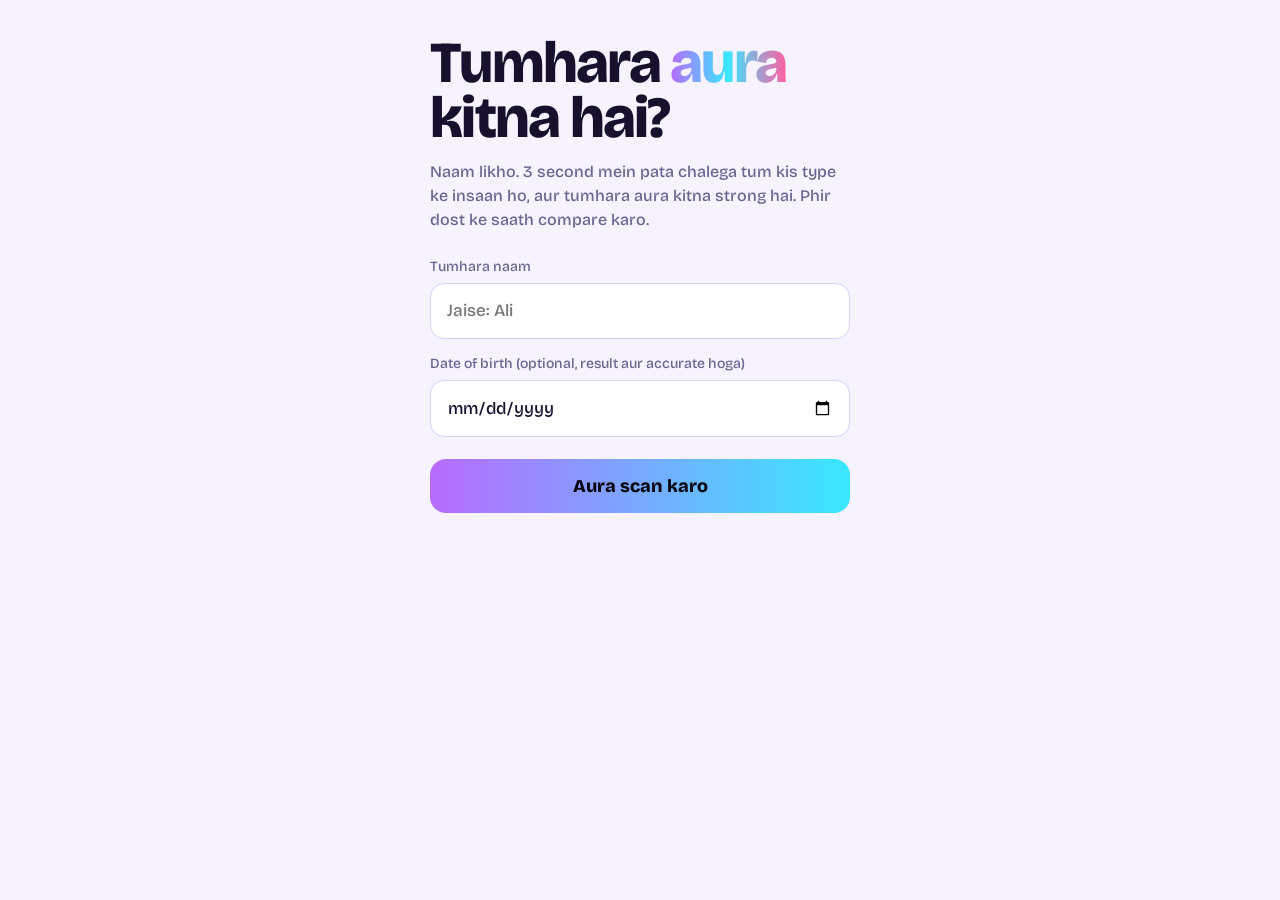
<file: Aura Scan.html>
<!DOCTYPE html>
<html lang="ur-Latn">
<head>
<meta charset="utf-8">
<meta name="viewport" content="width=device-width, initial-scale=1, viewport-fit=cover">
<title>Aura Scan: Tumhari Energy Kitni Hai?</title>
<link rel="stylesheet" href="https://fonts.googleapis.com/css2?family=Bricolage+Grotesque:wght@500;800&display=swap">
<style>
:root{--bg:#07060f;--fg:#f4f1ff;--mut:#9a94c4;--line:#2a2650;--inp:#12102a;--a:#b86bff;--b:#38e8ff;--c:#ff5fa2;box-sizing:border-box;padding-top:env(safe-area-inset-top,0px);padding-bottom:env(safe-area-inset-bottom,0px);color-scheme:dark}
@media (prefers-color-scheme:light){:root:not([data-theme="dark"]){--bg:#f6f3ff;--fg:#17112e;--mut:#6a6490;--line:#d9d1ff;--inp:#fff;color-scheme:light}}
:root[data-theme="dark"]{--bg:#07060f;--fg:#f4f1ff;--mut:#9a94c4;--line:#2a2650;--inp:#12102a}
html{scroll-padding-top:env(safe-area-inset-top,0px)}
*{box-sizing:border-box}
body{margin:0;background:var(--bg);color:var(--fg);font:500 16px/1.5 "Bricolage Grotesque",system-ui,sans-serif;min-height:100vh;overflow-x:hidden}
main{max-width:460px;margin:0 auto;padding:28px 20px 48px}
h1{font-weight:800;font-size:clamp(40px,12vw,58px);line-height:.95;letter-spacing:-.03em;margin:8px 0 14px}
h1 span{background:linear-gradient(90deg,var(--a),var(--b),var(--c));-webkit-background-clip:text;background-clip:text;color:transparent}
p.sub{color:var(--mut);margin:0 0 24px}
label{display:block;font-size:14px;color:var(--mut);margin:14px 0 6px}
input{width:100%;padding:14px 16px;border-radius:14px;border:1.5px solid var(--line);background:var(--inp);color:var(--fg);font:inherit;font-size:17px}
input:focus-visible,button:focus-visible{outline:3px solid var(--b);outline-offset:2px}
.btn{display:block;width:100%;margin-top:22px;padding:16px;border:0;border-radius:16px;font:800 18px "Bricolage Grotesque",system-ui,sans-serif;color:#07060f;background:linear-gradient(90deg,var(--a),var(--b));cursor:pointer}
.btn.ghost{background:transparent;color:var(--fg);border:1.5px solid var(--line);margin-top:12px}
.hide{display:none!important}
#scan{text-align:center;padding-top:40px}
#scan canvas{width:260px;height:260px;max-width:80vw}
#scanmsg{font-weight:800;font-size:20px;margin-top:10px}
.bar{height:6px;border-radius:6px;background:var(--line);margin:18px auto 0;max-width:260px;overflow:hidden}
.bar i{display:block;height:100%;width:0;background:linear-gradient(90deg,var(--a),var(--c));transition:width 2.6s linear}
.card{background:radial-gradient(120% 80% at 50% 0%,#241a52 0%,#0d0a22 60%);color:#f4f1ff;border-radius:28px;padding:26px 22px 22px;border:1.5px solid #3a3372;text-align:center}
.card .who{color:#b6b0e0;font-size:15px}
.card h2{font-weight:800;font-size:30px;line-height:1.05;letter-spacing:-.02em;margin:4px 0 6px}
.card canvas{width:240px;height:240px;max-width:70vw;margin:6px auto 0;display:block}
.pts{font-weight:800;font-size:44px;letter-spacing:-.03em;color:#38e8ff;line-height:1}
.pts small{display:block;font-size:13px;font-weight:500;color:#b6b0e0;letter-spacing:0;margin-top:4px}
.stats{margin:18px 0 6px;text-align:left}
.row{display:grid;grid-template-columns:62px 1fr 30px;gap:10px;align-items:center;font-size:14px;margin:7px 0}
.row u{display:block;height:8px;border-radius:8px;background:#2a2650;text-decoration:none;overflow:hidden}
.row u i{display:block;height:100%;border-radius:8px;background:linear-gradient(90deg,#b86bff,#ff5fa2)}
.roast{font-size:17px;margin:16px 0 4px;color:#f4f1ff}
.foot{font-size:12px;color:#8d86bb;margin-top:14px}
#cmp{margin-top:22px;border-top:1.5px solid var(--line);padding-top:6px}
#cres{text-align:center;margin-top:18px}
#cres b{display:block;font-weight:800;font-size:64px;line-height:1;letter-spacing:-.04em;background:linear-gradient(90deg,var(--c),var(--b));-webkit-background-clip:text;background-clip:text;color:transparent}
.tip{color:var(--mut);font-size:14px;text-align:center;margin-top:14px}
@media (prefers-reduced-motion:reduce){.bar i{transition:none}}
</style>
</head>
<body>
<main>
<section id="home">
  <h1>Tumhara <span>aura</span> kitna hai?</h1>
  <p class="sub">Naam likho. 3 second mein pata chalega tum kis type ke insaan ho, aur tumhara aura kitna strong hai. Phir dost ke saath compare karo.</p>
  <label for="nm">Tumhara naam</label>
  <input id="nm" maxlength="24" autocomplete="off" placeholder="Jaise: Ali">
  <label for="dob">Date of birth (optional, result aur accurate hoga)</label>
  <input id="dob" type="date">
  <button class="btn" id="go">Aura scan karo</button>
</section>

<section id="scan" class="hide" aria-live="polite">
  <canvas id="c1" width="520" height="520"></canvas>
  <div id="scanmsg"></div>
  <div class="bar"><i id="fill"></i></div>
</section>

<section id="res" class="hide">
  <div class="card" id="card">
    <div class="who" id="rwho"></div>
    <h2 id="rtitle"></h2>
    <canvas id="c2" width="480" height="480"></canvas>
    <div class="pts"><span id="rpts"></span><small>aura points</small></div>
    <div class="stats" id="rstats"></div>
    <p class="roast" id="rroast"></p>
    <div class="foot">Apna aura scan karo, dost se compare karo</div>
  </div>
  <p class="tip">Screenshot lo aur story pe laga do.</p>
  <button class="btn" id="share">Dost ko bhejo</button>
  <div id="cmp">
    <label for="fn">Dost ka naam</label>
    <input id="fn" maxlength="24" autocomplete="off" placeholder="Dost ka naam likho">
    <button class="btn ghost" id="cbtn">Aura compare karo</button>
    <div id="cres" class="hide"></div>
  </div>
  <button class="btn ghost" id="again">Dobara scan karo</button>
</section>
</main>

<script>
const $=s=>document.querySelector(s);
function hash(str){let x=1779033703^str.length;for(let i=0;i<str.length;i++){x=Math.imul(x^str.charCodeAt(i),3432918353);x=x<<13|x>>>19}x=Math.imul(x^x>>>16,2246822507);x=Math.imul(x^x>>>13,3266489909);return(x^x>>>16)>>>0}
function rng(s){return()=>{s|=0;s=s+0x6D2B79F5|0;let t=Math.imul(s^s>>>15,1|s);t=t+Math.imul(t^t>>>7,61|t)^t;return((t^t>>>14)>>>0)/4294967296}}
const TYPES=[
["Raat 3 baje ka Overthinker","Tumhara dimagh raat ko Wi-Fi se zyada active hota hai."],
["Silent Main Character","Bolte kam ho, lekin entry maro to background music khud baj jata hai."],
["Chai-Powered Legend","Tumhari energy ka source chai hai, motivation sirf bahana hai."],
["Seen-Zone Sultan","Message parh lete ho, jawab dene ka mood kal ka plan hai."],
["Last Bench Genius","Padhai kam, ideas itne ke Elon ko DM karna chahiye."],
["Pocket Sigma","Sab sochte hain tum shant ho, andar 47 tabs khule hain."],
["Meme-Lord Royalty","Tumhari hansi dekh kar logon ko bina wajah hansi aa jati hai."],
["Plot-Twist Person","Jis din tum serious ho jao, poori dunya ko shak ho jata hai."]
];
const STATS=["Aura","Rizz","Chaos","Dimagh","Sabr"];
let raf=0;
function orb(cv,seed){
  cancelAnimationFrame(raf);
  const x=cv.getContext("2d"),W=cv.width,R=rng(seed),hue=seed%360;
  const bl=Array.from({length:7},(_,i)=>({r:.18+R()*.18,o:.1+R()*.28,s:(R()*.8+.3)*(R()<.5?-1:1),p:R()*6.28,h:hue+i*(25+R()*30)}));
  const dots=Array.from({length:60},()=>({a:R()*6.28,d:.36+R()*.12,s:R()*.6+.2,z:R()*2+.8}));
  const still=matchMedia("(prefers-reduced-motion:reduce)").matches;
  function draw(t){
    x.clearRect(0,0,W,W);x.globalCompositeOperation="source-over";
    x.save();x.beginPath();x.arc(W/2,W/2,W*.34,0,6.28);x.clip();
    x.fillStyle="#0a0720";x.fillRect(0,0,W,W);x.globalCompositeOperation="lighter";
    bl.forEach(b=>{const a=b.p+t*.0004*b.s,px=W/2+Math.cos(a)*b.o*W,py=W/2+Math.sin(a*1.3)*b.o*W,g=x.createRadialGradient(px,py,0,px,py,b.r*W);
      g.addColorStop(0,"hsla("+b.h+",100%,62%,.95)");g.addColorStop(1,"hsla("+b.h+",100%,50%,0)");x.fillStyle=g;x.fillRect(0,0,W,W)});
    x.restore();x.globalCompositeOperation="lighter";
    x.lineWidth=3;x.strokeStyle="hsla("+(hue+40)+",100%,70%,.55)";x.beginPath();x.arc(W/2,W/2,W*.345,0,6.28);x.stroke();
    dots.forEach(d=>{const a=d.a+t*.0003*d.s,rr=d.d*W+Math.sin(t*.002*d.s+d.a)*6;x.fillStyle="hsla("+(hue+d.a*20)+",100%,75%,.8)";x.beginPath();x.arc(W/2+Math.cos(a)*rr,W/2+Math.sin(a)*rr,d.z,0,6.28);x.fill()});
    if(!still)raf=requestAnimationFrame(draw);
  }
  draw(0);
}
function show(id){["home","scan","res"].forEach(k=>$("#"+k).classList.toggle("hide",k!==id));window.scrollTo(0,0)}
function seedOf(n,d){return hash(n.trim().toLowerCase()+"|"+(d||""))}
let me=null;
function result(name,dob){
  const seed=seedOf(name,dob),R=rng(seed),t=TYPES[seed%TYPES.length];
  const st=STATS.map(()=>30+Math.floor(R()*70));
  const pts=1000+Math.floor(R()*98000);
  me={name,seed,st,pts,t};
  $("#rwho").textContent=name+" ka aura scan";
  $("#rtitle").textContent=t[0];
  $("#rpts").textContent="+"+pts.toLocaleString("en-US");
  $("#rroast").textContent=t[1];
  const box=$("#rstats");box.textContent="";
  STATS.forEach((s,i)=>{const r=document.createElement("div");r.className="row";
    const a=document.createElement("span");a.textContent=s;
    const u=document.createElement("u"),f=document.createElement("i");f.style.width=st[i]+"%";u.appendChild(f);
    const v=document.createElement("span");v.textContent=st[i];r.append(a,u,v);box.appendChild(r)});
  $("#cres").classList.add("hide");$("#fn").value="";
  show("res");orb($("#c2"),seed);
}
const MSG=["Dimagh scan ho raha hai...","Vibes check ho rahi hain...","Aura points ginte ja rahe hain..."];
$("#go").onclick=()=>{
  const n=$("#nm").value.trim();
  if(!n){$("#nm").focus();$("#nm").placeholder="Pehle naam to likho";return}
  show("scan");orb($("#c1"),seedOf(n,$("#dob").value));
  const f=$("#fill");f.style.transition="none";f.style.width="0";void f.offsetWidth;f.style.transition="";f.style.width="100%";
  let i=0;$("#scanmsg").textContent=MSG[0];
  const iv=setInterval(()=>{i++;if(i<MSG.length)$("#scanmsg").textContent=MSG[i]},850);
  setTimeout(()=>{clearInterval(iv);result(n,$("#dob").value)},2700);
};
$("#nm").addEventListener("keydown",e=>{if(e.key==="Enter")$("#go").click()});
$("#again").onclick=()=>{cancelAnimationFrame(raf);$("#nm").value="";show("home")};
$("#cbtn").onclick=()=>{
  const fn=$("#fn").value.trim();if(!fn){$("#fn").focus();return}
  const k=[me.name,fn].map(s=>s.trim().toLowerCase()).sort().join("&");
  const pct=51+hash(k)%49;
  const v=pct>=90?"Tum dono ka aura ek doosre ko complete karta hai.":pct>=75?"Strong vibe match. Saath mein plan banao, kamyabi pakki.":pct>=60?"Theek-thaak match. Chai pe baat karo, sab set ho jayega.":"Aura thoda takra raha hai, magar drama maza dega.";
  const c=$("#cres");c.textContent="";
  const l=document.createElement("div");l.textContent=me.name+" aur "+fn;
  const b=document.createElement("b");b.textContent=pct+"%";
  const p=document.createElement("p");p.textContent=v;
  c.append(l,b,p);c.classList.remove("hide");
};
$("#share").onclick=async()=>{
  const txt="Mera aura scan: "+me.t[0]+", +"+me.pts.toLocaleString("en-US")+" aura points. Tum apna scan karo!";
  try{if(navigator.share){await navigator.share({title:"Aura Scan",text:txt,url:location.href});return}}catch(e){return}
  try{await navigator.clipboard.writeText(txt+" "+location.href);$("#share").textContent="Copy ho gaya"}catch(e){$("#share").textContent="Screenshot le lo"}
};
</script>
</body>
</html>
</file>
